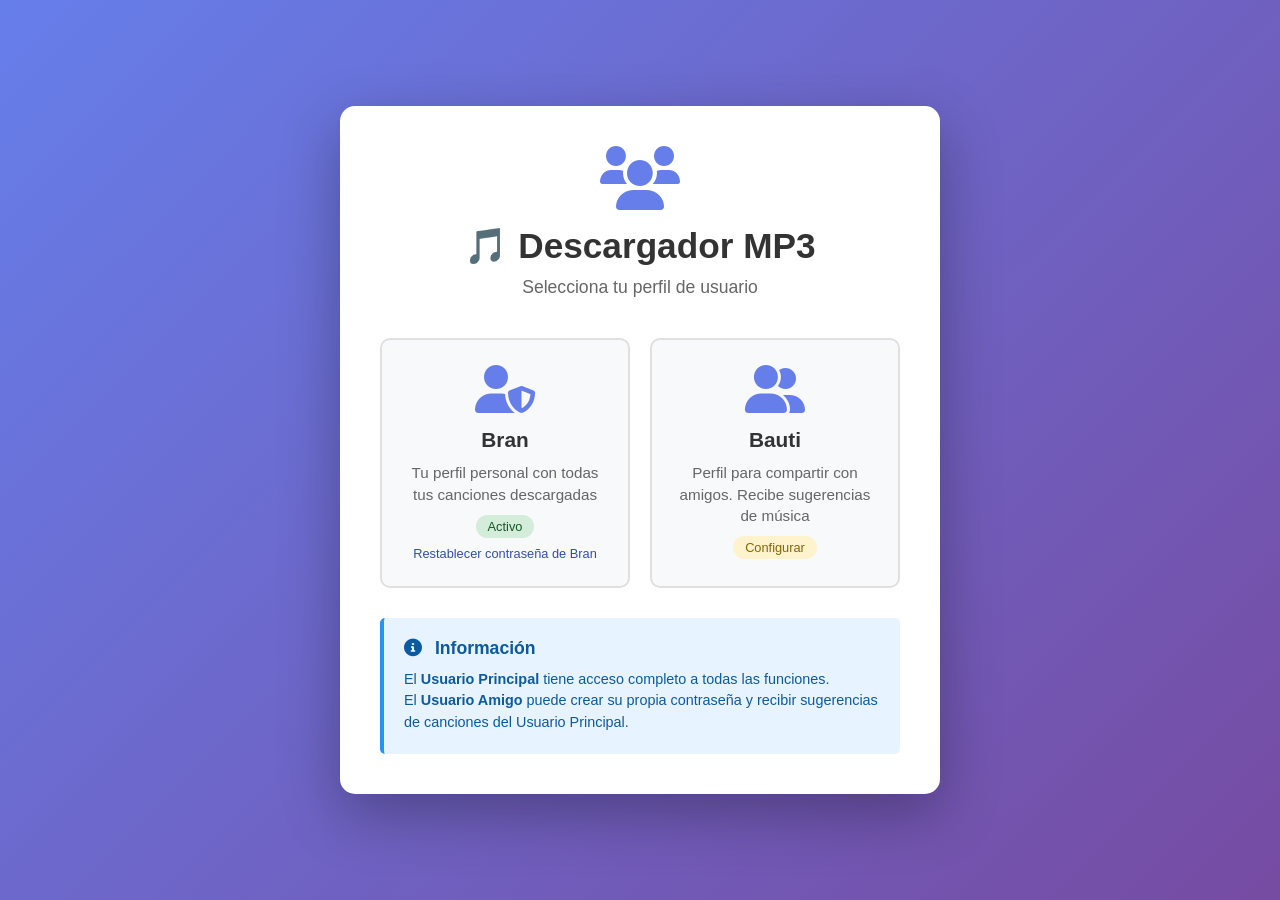
<file: templates/select_user.html>
<!DOCTYPE html>
<html lang="es">
<head>
    <meta charset="UTF-8">
    <meta name="viewport" content="width=device-width, initial-scale=1.0">
    <title>Seleccionar Usuario - Descargador de YouTube MP3</title>
    <link rel="stylesheet" href="https://cdnjs.cloudflare.com/ajax/libs/font-awesome/6.0.0/css/all.min.css">
    <style>
        * {
            margin: 0;
            padding: 0;
            box-sizing: border-box;
        }

        body {
            font-family: 'Segoe UI', Tahoma, Geneva, Verdana, sans-serif;
            background: linear-gradient(135deg, #667eea 0%, #764ba2 100%);
            min-height: 100vh;
            display: flex;
            justify-content: center;
            align-items: center;
            padding: 20px;
        }

        .container {
            background: white;
            border-radius: 15px;
            box-shadow: 0 20px 60px rgba(0, 0, 0, 0.3);
            width: 100%;
            max-width: 600px;
            padding: 40px;
            animation: slideIn 0.5s ease-out;
        }

        @keyframes slideIn {
            from {
                opacity: 0;
                transform: translateY(-20px);
            }
            to {
                opacity: 1;
                transform: translateY(0);
            }
        }

        .header {
            text-align: center;
            margin-bottom: 40px;
        }

        .header i {
            font-size: 4em;
            color: #667eea;
            margin-bottom: 15px;
            display: block;
        }

        .header h1 {
            color: #333;
            font-size: 2.2em;
            margin-bottom: 10px;
        }

        .header p {
            color: #666;
            font-size: 1.1em;
        }

        .users-grid {
            display: grid;
            grid-template-columns: repeat(auto-fit, minmax(250px, 1fr));
            gap: 20px;
            margin-bottom: 30px;
        }

        .user-card {
            background: #f8f9fa;
            border: 2px solid #e0e0e0;
            border-radius: 10px;
            padding: 25px;
            text-align: center;
            transition: all 0.3s ease;
            cursor: pointer;
        }

        .user-card:hover {
            border-color: #667eea;
            box-shadow: 0 10px 30px rgba(102, 126, 234, 0.2);
            transform: translateY(-5px);
        }

        .user-icon {
            font-size: 3em;
            color: #667eea;
            margin-bottom: 15px;
            display: block;
        }

        .user-name {
            font-size: 1.3em;
            font-weight: 600;
            color: #333;
            margin-bottom: 10px;
        }

        .user-description {
            color: #666;
            font-size: 0.95em;
            line-height: 1.4;
        }

        .user-status {
            display: inline-block;
            padding: 4px 12px;
            border-radius: 15px;
            font-size: 0.8em;
            font-weight: 500;
            margin-top: 10px;
        }

        .status-active {
            background: #d4edda;
            color: #155724;
        }

        .status-setup {
            background: #fff3cd;
            color: #856404;
        }

        .info-section {
            background: #e7f3ff;
            border-left: 4px solid #2196F3;
            padding: 20px;
            border-radius: 5px;
            margin-top: 30px;
        }

        .info-section h3 {
            color: #0c5aa0;
            margin-bottom: 10px;
            font-size: 1.1em;
        }

        .info-section p {
            color: #0c5aa0;
            font-size: 0.9em;
            line-height: 1.5;
        }

        .info-section i {
            margin-right: 8px;
        }

        /* Responsive */
        @media (max-width: 768px) {
            .container {
                padding: 20px;
            }

            .header h1 {
                font-size: 1.8em;
            }

            .users-grid {
                grid-template-columns: 1fr;
            }

            .user-card {
                padding: 20px;
            }
        }
    </style>
</head>
<body>
    <div class="container">
        <div class="header">
            <i class="fas fa-users"></i>
            <h1>🎵 Descargador MP3</h1>
            <p>Selecciona tu perfil de usuario</p>
        </div>

        <div class="users-grid">
            <div class="user-card" onclick="selectUser('bran')">
                <i class="fas fa-user-shield user-icon"></i>
                <div class="user-name">Bran</div>
                <div class="user-description">
                    Tu perfil personal con todas tus canciones descargadas
                </div>
                <span class="user-status status-active">Activo</span>
                <div style="margin-top: 8px; font-size: 0.8em;"><a href="/reset-bran" style="color: #334ea8; text-decoration: none;">Restablecer contraseña de Bran</a></div>
            </div>

            <div class="user-card" onclick="selectUser('bauti')">
                <i class="fas fa-user-friends user-icon"></i>
                <div class="user-name">Bauti</div>
                <div class="user-description">
                    Perfil para compartir con amigos. Recibe sugerencias de música
                </div>
                <span class="user-status status-setup">Configurar</span>
            </div>
        </div>

        <div class="info-section">
            <h3><i class="fas fa-info-circle"></i> Información</h3>
            <p>
                El <strong>Usuario Principal</strong> tiene acceso completo a todas las funciones.<br>
                El <strong>Usuario Amigo</strong> puede crear su propia contraseña y recibir sugerencias de canciones del Usuario Principal.
            </p>
        </div>
    </div>

    <script>
        function selectUser(userId) {
            window.location.href = `/login/${userId}`;
        }
    </script>
</body>
</html>
</file>
